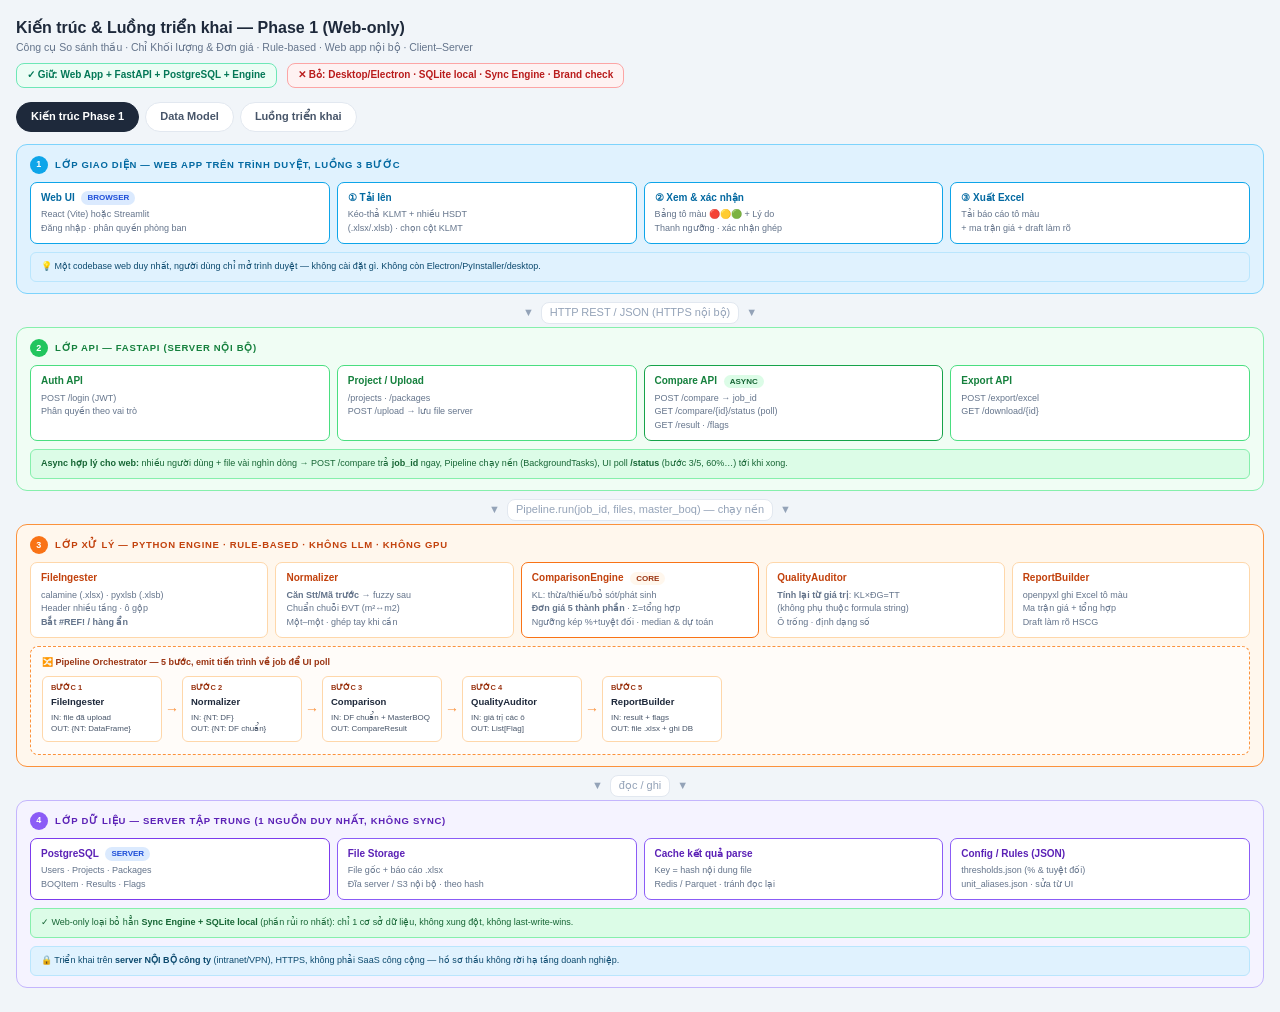
<file: Kien_Truc_Phase1.html>
<!DOCTYPE html>
<html lang="vi">
<head>
<meta charset="utf-8">
<meta name="viewport" content="width=device-width, initial-scale=1">
<title>Kiến trúc Phase 1 (Web-only) — So sánh thầu KL & Đơn giá</title>
<style>
*{box-sizing:border-box;margin:0;padding:0;font-family:Arial,Helvetica,sans-serif}
body{background:#f1f5f9;color:#1e293b;padding:16px;line-height:1.45}
.head-title{font-size:16px;font-weight:800}
.head-sub{font-size:10.5px;color:#64748b;margin-top:1px}
.scope{display:inline-block;margin-top:8px;background:#ecfdf5;border:1px solid #6ee7b7;color:#047857;font-size:10px;font-weight:700;padding:4px 10px;border-radius:8px}
.scope.cut{background:#fef2f2;border-color:#fca5a5;color:#b91c1c;margin-left:6px}

.tabs{display:flex;gap:6px;margin:14px 0 12px;flex-wrap:wrap}
.tab{padding:6px 14px;border-radius:20px;font-size:11px;font-weight:700;cursor:pointer;border:1.5px solid #e2e8f0;background:#fff;color:#475569;transition:.15s}
.tab.active{background:#1e293b;color:#fff;border-color:#1e293b}
.view{display:none}.view.active{display:block}

.layer{border-radius:11px;padding:11px 13px;margin-bottom:8px;border:1.5px solid}
.layer-label{font-size:9.5px;font-weight:700;text-transform:uppercase;letter-spacing:.7px;margin-bottom:8px;display:flex;align-items:center;gap:7px}
.layer-num{width:18px;height:18px;border-radius:50%;display:flex;align-items:center;justify-content:center;font-size:9px;font-weight:800;flex-shrink:0;color:#fff}
.boxes{display:flex;gap:7px;flex-wrap:wrap}
.box{border-radius:7px;padding:8px 10px;flex:1;min-width:120px;border:1.5px solid #e2e8f0;background:#fff}
.box-title{font-size:10px;font-weight:700;margin-bottom:3px}
.box-sub{font-size:9px;color:#64748b;line-height:1.5}
.badge{display:inline-block;padding:1px 6px;border-radius:8px;font-size:8px;font-weight:700;margin-left:4px;vertical-align:middle}
.b-core{background:#fff7ed;color:#9a3412}
.b-new{background:#ede9fe;color:#6d28d9}
.b-web{background:#dbeafe;color:#1d4ed8}
.b-async{background:#dcfce7;color:#166534}

.conn{text-align:center;margin:3px 0;display:flex;align-items:center;justify-content:center;gap:7px}
.conn span{color:#94a3b8;font-size:11px}
.conn-label{font-size:8.5px;color:#64748b;background:#fff;padding:2px 8px;border-radius:8px;border:1px solid #e2e8f0}

.pipeline-wrap{background:rgba(255,255,255,.65);border-radius:8px;padding:9px 11px;margin-top:8px;border:1.5px dashed #fb923c}
.pipeline-label{font-size:9px;font-weight:700;color:#9a3412;margin-bottom:7px}
.pipe-flow{display:flex;align-items:stretch;gap:0;overflow-x:auto;padding-bottom:3px}
.pstep{background:#fff;border:1.5px solid #fed7aa;border-radius:6px;padding:6px 8px;min-width:120px;flex-shrink:0}
.pstep-n{font-size:7.5px;font-weight:700;color:#9a3412}
.pstep-name{font-size:9.5px;font-weight:700;color:#1e293b;margin:1px 0 3px}
.pstep-io{font-size:8px;color:#475569;line-height:1.45}
.parr{display:flex;align-items:center;font-size:14px;color:#fb923c;margin:0 3px;flex-shrink:0}

.note{border-radius:6px;padding:7px 10px;margin-top:8px;font-size:9px;line-height:1.55}
.note-blue{background:#e0f2fe;color:#0c4a6e;border:1px solid #bae6fd}
.note-amber{background:#fffbeb;color:#92400e;border:1px solid #fde68a}
.note-green{background:#dcfce7;color:#166534;border:1px solid #86efac}

.dm-grid{display:grid;grid-template-columns:repeat(3,1fr);gap:8px}
.dm-card{background:#fff;border-radius:8px;padding:9px 11px;border:1.5px solid #e2e8f0}
.dm-card.hot{border-color:#a78bfa;background:#faf5ff}
.dm-card h3{font-size:10px;font-weight:700;margin-bottom:6px;padding-bottom:4px;border-bottom:1px solid #f1f5f9;display:flex;justify-content:space-between;align-items:center}
.field{font-size:9px;color:#475569;padding:1.5px 0}
.field b{color:#7c3aed}
.field .nw{color:#c026d3;font-weight:700}
.rel{font-size:8.5px;color:#0ea5e9;margin-top:4px}

.tl{display:flex;flex-direction:column;gap:8px}
.wk{display:flex;gap:10px;align-items:stretch}
.wk-tag{flex-shrink:0;width:62px;background:#1e293b;color:#fff;border-radius:7px;display:flex;flex-direction:column;align-items:center;justify-content:center;font-weight:800;font-size:11px;padding:6px 0}
.wk-tag small{font-size:7.5px;font-weight:600;opacity:.8}
.wk-body{flex:1;background:#fff;border:1.5px solid #e2e8f0;border-radius:7px;padding:8px 11px}
.wk-body h4{font-size:10.5px;font-weight:700;margin-bottom:3px}
.wk-body p{font-size:9px;color:#64748b;line-height:1.55}
.wk-out{display:inline-block;margin-top:5px;font-size:8px;font-weight:700;color:#047857;background:#ecfdf5;border:1px solid #a7f3d0;border-radius:6px;padding:2px 7px}

.legend{display:flex;gap:12px;flex-wrap:wrap;margin-top:10px;font-size:8.5px;color:#64748b}
.legend span{display:flex;align-items:center;gap:5px}
.dot{width:9px;height:9px;border-radius:50%;display:inline-block}
</style>
</head>
<body>

<div class="head-title">Kiến trúc &amp; Luồng triển khai — Phase 1 (Web-only)</div>
<div class="head-sub">Công cụ So sánh thầu · Chỉ Khối lượng &amp; Đơn giá · Rule-based · Web app nội bộ · Client–Server</div>
<div>
  <span class="scope">✓ Giữ: Web App + FastAPI + PostgreSQL + Engine</span>
  <span class="scope cut">✕ Bỏ: Desktop/Electron · SQLite local · Sync Engine · Brand check</span>
</div>

<div class="tabs">
  <div class="tab active" onclick="show('arch',this)">Kiến trúc Phase 1</div>
  <div class="tab" onclick="show('dm',this)">Data Model</div>
  <div class="tab" onclick="show('flow',this)">Luồng triển khai</div>
</div>

<!-- ============ ARCH ============ -->
<div class="view active" id="arch">

  <!-- L1 -->
  <div class="layer" style="background:#e0f2fe;border-color:#7dd3fc">
    <div class="layer-label" style="color:#0369a1"><div class="layer-num" style="background:#0ea5e9">1</div>Lớp giao diện — Web App trên trình duyệt, luồng 3 bước</div>
    <div class="boxes">
      <div class="box" style="border-color:#0ea5e9"><div class="box-title" style="color:#0369a1">Web UI <span class="badge b-web">BROWSER</span></div><div class="box-sub">React (Vite) hoặc Streamlit<br>Đăng nhập · phân quyền phòng ban</div></div>
      <div class="box" style="border-color:#0ea5e9"><div class="box-title" style="color:#0369a1">① Tải lên</div><div class="box-sub">Kéo-thả KLMT + nhiều HSDT<br>(.xlsx/.xlsb) · chọn cột KLMT</div></div>
      <div class="box" style="border-color:#0ea5e9"><div class="box-title" style="color:#0369a1">② Xem &amp; xác nhận</div><div class="box-sub">Bảng tô màu 🔴🟡🟢 + Lý do<br>Thanh ngưỡng · xác nhận ghép</div></div>
      <div class="box" style="border-color:#0ea5e9"><div class="box-title" style="color:#0369a1">③ Xuất Excel</div><div class="box-sub">Tải báo cáo tô màu<br>+ ma trận giá + draft làm rõ</div></div>
    </div>
    <div class="note note-blue">💡 Một codebase web duy nhất, người dùng chỉ mở trình duyệt — không cài đặt gì. Không còn Electron/PyInstaller/desktop.</div>
  </div>

  <div class="conn"><span>▼</span><span class="conn-label">HTTP REST / JSON (HTTPS nội bộ)</span><span>▼</span></div>

  <!-- L2 API -->
  <div class="layer" style="background:#f0fdf4;border-color:#86efac">
    <div class="layer-label" style="color:#15803d"><div class="layer-num" style="background:#22c55e">2</div>Lớp API — FastAPI (server nội bộ)</div>
    <div class="boxes">
      <div class="box" style="border-color:#4ade80"><div class="box-title" style="color:#15803d">Auth API</div><div class="box-sub">POST /login (JWT)<br>Phân quyền theo vai trò</div></div>
      <div class="box" style="border-color:#4ade80"><div class="box-title" style="color:#15803d">Project / Upload</div><div class="box-sub">/projects · /packages<br>POST /upload → lưu file server</div></div>
      <div class="box" style="border-color:#16a34a"><div class="box-title" style="color:#15803d">Compare API <span class="badge b-async">ASYNC</span></div><div class="box-sub">POST /compare → job_id<br>GET /compare/{id}/status (poll)<br>GET /result · /flags</div></div>
      <div class="box" style="border-color:#4ade80"><div class="box-title" style="color:#15803d">Export API</div><div class="box-sub">POST /export/excel<br>GET /download/{id}</div></div>
    </div>
    <div class="note note-green"><b>Async hợp lý cho web:</b> nhiều người dùng + file vài nghìn dòng → POST /compare trả <b>job_id</b> ngay, Pipeline chạy nền (BackgroundTasks), UI poll <b>/status</b> (bước 3/5, 60%…) tới khi xong.</div>
  </div>

  <div class="conn"><span>▼</span><span class="conn-label">Pipeline.run(job_id, files, master_boq) — chạy nền</span><span>▼</span></div>

  <!-- L3 PROCESSING -->
  <div class="layer" style="background:#fff7ed;border-color:#fb923c">
    <div class="layer-label" style="color:#c2410c"><div class="layer-num" style="background:#f97316">3</div>Lớp xử lý — Python Engine · Rule-based · Không LLM · Không GPU</div>
    <div class="boxes">
      <div class="box" style="border-color:#fed7aa"><div class="box-title" style="color:#c2410c">FileIngester</div><div class="box-sub">calamine (.xlsx) · pyxlsb (.xlsb)<br>Header nhiều tầng · ô gộp<br><b>Bắt #REF! / hàng ẩn</b></div></div>
      <div class="box" style="border-color:#fed7aa"><div class="box-title" style="color:#c2410c">Normalizer</div><div class="box-sub"><b>Căn Stt/Mã trước</b> → fuzzy sau<br>Chuẩn chuỗi ĐVT (m²↔m2)<br>Một–một · ghép tay khi cần</div></div>
      <div class="box" style="border-color:#f97316"><div class="box-title" style="color:#c2410c">ComparisonEngine <span class="badge b-core">CORE</span></div><div class="box-sub">KL: thừa/thiếu/bỏ sót/phát sinh<br><b>Đơn giá 5 thành phần</b> · Σ=tổng hợp<br>Ngưỡng kép %+tuyệt đối · median &amp; dự toán</div></div>
      <div class="box" style="border-color:#fed7aa"><div class="box-title" style="color:#c2410c">QualityAuditor</div><div class="box-sub"><b>Tính lại từ giá trị</b>: KL×ĐG=TT<br>(không phụ thuộc formula string)<br>Ô trống · định dạng số</div></div>
      <div class="box" style="border-color:#fed7aa"><div class="box-title" style="color:#c2410c">ReportBuilder</div><div class="box-sub">openpyxl ghi Excel tô màu<br>Ma trận giá + tổng hợp<br>Draft làm rõ HSCG</div></div>
    </div>

    <div class="pipeline-wrap">
      <div class="pipeline-label">🔀 Pipeline Orchestrator — 5 bước, emit tiến trình về job để UI poll</div>
      <div class="pipe-flow">
        <div class="pstep"><div class="pstep-n">BƯỚC 1</div><div class="pstep-name">FileIngester</div><div class="pstep-io">IN: file đã upload<br>OUT: {NT: DataFrame}</div></div>
        <div class="parr">→</div>
        <div class="pstep"><div class="pstep-n">BƯỚC 2</div><div class="pstep-name">Normalizer</div><div class="pstep-io">IN: {NT: DF}<br>OUT: {NT: DF chuẩn}</div></div>
        <div class="parr">→</div>
        <div class="pstep"><div class="pstep-n">BƯỚC 3</div><div class="pstep-name">Comparison</div><div class="pstep-io">IN: DF chuẩn + MasterBOQ<br>OUT: CompareResult</div></div>
        <div class="parr">→</div>
        <div class="pstep"><div class="pstep-n">BƯỚC 4</div><div class="pstep-name">QualityAuditor</div><div class="pstep-io">IN: giá trị các ô<br>OUT: List[Flag]</div></div>
        <div class="parr">→</div>
        <div class="pstep"><div class="pstep-n">BƯỚC 5</div><div class="pstep-name">ReportBuilder</div><div class="pstep-io">IN: result + flags<br>OUT: file .xlsx + ghi DB</div></div>
      </div>
    </div>
  </div>

  <div class="conn"><span>▼</span><span class="conn-label">đọc / ghi</span><span>▼</span></div>

  <!-- L4 DATA -->
  <div class="layer" style="background:#f5f3ff;border-color:#c4b5fd">
    <div class="layer-label" style="color:#5b21b6"><div class="layer-num" style="background:#8b5cf6">4</div>Lớp dữ liệu — Server tập trung (1 nguồn duy nhất, không sync)</div>
    <div class="boxes">
      <div class="box" style="border-color:#7c3aed"><div class="box-title" style="color:#5b21b6">PostgreSQL <span class="badge b-web">SERVER</span></div><div class="box-sub">Users · Projects · Packages<br>BOQItem · Results · Flags</div></div>
      <div class="box" style="border-color:#8b5cf6"><div class="box-title" style="color:#5b21b6">File Storage</div><div class="box-sub">File gốc + báo cáo .xlsx<br>Đĩa server / S3 nội bộ · theo hash</div></div>
      <div class="box" style="border-color:#8b5cf6"><div class="box-title" style="color:#5b21b6">Cache kết quả parse</div><div class="box-sub">Key = hash nội dung file<br>Redis / Parquet · tránh đọc lại</div></div>
      <div class="box" style="border-color:#8b5cf6"><div class="box-title" style="color:#5b21b6">Config / Rules (JSON)</div><div class="box-sub">thresholds.json (% &amp; tuyệt đối)<br>unit_aliases.json · sửa từ UI</div></div>
    </div>
    <div class="note note-green">✓ Web-only loại bỏ hẳn <b>Sync Engine + SQLite local</b> (phần rủi ro nhất): chỉ 1 cơ sở dữ liệu, không xung đột, không last-write-wins.</div>
    <div class="note note-blue">🔒 Triển khai trên <b>server NỘI BỘ công ty</b> (intranet/VPN), HTTPS, không phải SaaS công cộng — hồ sơ thầu không rời hạ tầng doanh nghiệp.</div>
  </div>

</div>

<!-- ============ DATA MODEL ============ -->
<div class="view" id="dm">
  <div class="note note-amber" style="margin-bottom:10px">⚙️ Trường <span class="nw" style="color:#c026d3;font-weight:700">màu hồng</span> = phần khớp dữ liệu thật (giá 5 thành phần, phân cấp dòng, nhiều phiên bản KLMT). Web-only thêm <b>User</b> cho đăng nhập; <b>file_key</b> trỏ tới File Storage trên server.</div>
  <div class="dm-grid">

    <div class="dm-card hot">
      <h3 style="color:#1d4ed8">👤 User <span class="badge b-web">WEB</span></h3>
      <div class="field"><b>id</b> UUID</div>
      <div class="field"><b>username</b> · <b>email</b></div>
      <div class="field"><b>role</b> chuyên viên|trưởng nhóm|admin</div>
      <div class="field"><b>password_hash</b></div>
      <div class="rel">↳ 1:N Project (owner)</div>
    </div>

    <div class="dm-card">
      <h3 style="color:#0369a1">📁 Project</h3>
      <div class="field"><b>id</b> UUID</div>
      <div class="field"><b>name</b> string</div>
      <div class="field"><b>owner_id</b> FK → User</div>
      <div class="field"><b>created_at</b> datetime</div>
      <div class="rel">↳ 1:N BiddingPackage</div>
    </div>

    <div class="dm-card">
      <h3 style="color:#15803d">📦 BiddingPackage</h3>
      <div class="field"><b>id</b> UUID · <b>project_id</b> FK</div>
      <div class="field"><b>name</b> "Gói 08 Cơ điện"</div>
      <div class="field"><b>status</b> draft|comparing|done</div>
      <div class="rel">↳ 1:1 MasterBOQ · 1:N ContractorBid</div>
    </div>

    <div class="dm-card hot">
      <h3 style="color:#c2410c">📋 MasterBOQ</h3>
      <div class="field"><b>id</b> · <b>package_id</b> FK</div>
      <div class="field nw">file_key (File Storage) · file_hash</div>
      <div class="field nw">qty_versions[] — "Lần 1","BIM","Lần 2"</div>
      <div class="field nw">active_qty_version — cột KLMT chuẩn</div>
      <div class="rel">↳ 1:N BOQItem</div>
    </div>

    <div class="dm-card">
      <h3 style="color:#0891b2">🏗 ContractorBid</h3>
      <div class="field"><b>id</b> · <b>package_id</b> FK</div>
      <div class="field"><b>contractor_name</b> string</div>
      <div class="field"><b>round</b> int <span style="color:#94a3b8">(vòng chào giá)</span></div>
      <div class="field nw">file_key · file_hash</div>
      <div class="rel">↳ 1:N BOQItem</div>
    </div>

    <div class="dm-card hot">
      <h3 style="color:#7c3aed">📊 BOQItem</h3>
      <div class="field"><b>id</b> · <b>source_id</b> FK (Master|Bid)</div>
      <div class="field nw">parent_id — phân cấp A→I→1→1.1</div>
      <div class="field nw">row_type — header | priced | component</div>
      <div class="field"><b>stt</b> "I.1" · <b>code</b> mã hiệu</div>
      <div class="field"><b>description</b> · <b>unit</b> (chuẩn hóa)</div>
      <div class="field"><b>quantity</b> float</div>
      <div class="field nw">p_vl_chinh · p_vl_phu · p_nc_may</div>
      <div class="field nw">p_quanly · p_loinhuan</div>
      <div class="field nw">unit_price_total — = Σ 5 thành phần</div>
      <div class="field"><b>total</b> float (KL×ĐG)</div>
      <div class="field"><b>brand</b> string|null <span style="color:#94a3b8">(lưu, chưa kiểm)</span></div>
    </div>

    <div class="dm-card hot">
      <h3 style="color:#dc2626">🚩 Flag</h3>
      <div class="field"><b>id</b> · <b>contractor_id</b> FK · <b>item_stt</b></div>
      <div class="field"><b>type</b>:</div>
      <div class="field" style="padding-left:8px">KL_DEVIATION · ITEM_MISSING</div>
      <div class="field" style="padding-left:8px">EXTRA_ITEM · PRICE_HIGH · PRICE_LOW</div>
      <div class="field nw" style="padding-left:8px">REF_ERROR · MISSING_DATA</div>
      <div class="field nw" style="padding-left:8px">ARITHMETIC_ERROR · UNIT_CHANGED</div>
      <div class="field nw" style="padding-left:8px">PRICE_COMPONENT_MISMATCH</div>
      <div class="field"><b>severity</b> HIGH|MED|LOW · <b>delta_pct</b></div>
      <div class="field"><b>delta_abs</b> · <b>message</b> · <b>resolved</b></div>
    </div>

  </div>
  <div class="legend">
    <span><span class="dot" style="background:#dc2626"></span>🔴 HIGH: #REF!, thiếu dữ liệu, sai số học, bỏ sót/phát sinh, lệch lớn (cả % &amp; tuyệt đối)</span>
    <span><span class="dot" style="background:#f59e0b"></span>🟡 MED: lệch giá vượt %, đổi ĐVT, tên lệch nhẹ</span>
    <span><span class="dot" style="background:#16a34a"></span>🟢 LOW: khớp trong ngưỡng</span>
  </div>
</div>

<!-- ============ FLOW ============ -->
<div class="view" id="flow">

  <div class="note note-blue" style="margin-bottom:12px">Hai luồng: (A) <b>luồng chạy thực tế</b> trên web (trình duyệt ↔ server); (B) <b>trình tự xây dựng</b> giai đoạn đầu.</div>

  <div style="font-size:11px;font-weight:800;color:#1e293b;margin:0 0 7px">A. Luồng chạy thực tế (web runtime)</div>
  <div class="pipe-flow" style="margin-bottom:16px">
    <div class="pstep" style="border-color:#7dd3fc;min-width:104px"><div class="pstep-n" style="color:#0369a1">TRÌNH DUYỆT</div><div class="pstep-name">Tải file lên</div><div class="pstep-io">KLMT + HSDT<br>chọn cột KLMT</div></div>
    <div class="parr">→</div>
    <div class="pstep" style="min-width:104px"><div class="pstep-n" style="color:#15803d">SERVER</div><div class="pstep-name">Đọc + vệ sinh</div><div class="pstep-io">parse, bắt #REF!,<br>ô trống</div></div>
    <div class="parr">→</div>
    <div class="pstep" style="min-width:104px"><div class="pstep-n" style="color:#15803d">SERVER</div><div class="pstep-name">Căn dòng</div><div class="pstep-io">Stt/Mã → fuzzy<br>gợi ý ghép</div></div>
    <div class="parr">→</div>
    <div class="pstep" style="border-color:#7dd3fc;min-width:104px"><div class="pstep-n" style="color:#0369a1">TRÌNH DUYỆT</div><div class="pstep-name">Xác nhận ghép</div><div class="pstep-io">duyệt dòng fuzzy<br>(chỉ khi cần)</div></div>
    <div class="parr">→</div>
    <div class="pstep" style="min-width:104px"><div class="pstep-n" style="color:#15803d">SERVER (job nền)</div><div class="pstep-name">So &amp; chấm cờ</div><div class="pstep-io">KL · giá 5 t/p<br>UI poll tiến trình</div></div>
    <div class="parr">→</div>
    <div class="pstep" style="border-color:#7dd3fc;min-width:104px"><div class="pstep-n" style="color:#0369a1">TRÌNH DUYỆT</div><div class="pstep-name">Duyệt &amp; tải</div><div class="pstep-io">xem 🔴🟡 · tải<br>Excel + làm rõ</div></div>
  </div>

  <div style="font-size:11px;font-weight:800;color:#1e293b;margin:0 0 8px">B. Trình tự xây dựng giai đoạn đầu (~6–7 tuần)</div>
  <div class="tl">
    <div class="wk"><div class="wk-tag">T1<small>Tuần 1</small></div><div class="wk-body"><h4>FileIngester + vệ sinh dữ liệu</h4><p>Đọc .xlsx/.xlsb, header nhiều tầng, ô gộp; bắt #REF! / ô trống / định dạng số.</p><span class="wk-out">✓ Bắt đủ 59 lỗi #REF! của bộ Hacom Mall</span></div></div>
    <div class="wk"><div class="wk-tag">T2<small>Tuần 2</small></div><div class="wk-body"><h4>Mô hình dữ liệu + Normalizer</h4><p>BOQItem (5 thành phần giá, parent_id, row_type); căn Stt/Mã, một–một, fuzzy fallback.</p><span class="wk-out">✓ Đã xong &amp; test trên dữ liệu thật</span></div></div>
    <div class="wk"><div class="wk-tag">T3<small>Tuần 3</small></div><div class="wk-body"><h4>ComparisonEngine + QualityAuditor</h4><p>So KL (thừa/thiếu/bỏ sót/phát sinh); giá 5 t/p + Σ=tổng hợp; ngưỡng kép + dự toán; tính lại KL×ĐG=TT.</p><span class="wk-out">✓ Không báo nhiễu dòng cấu thành</span></div></div>
    <div class="wk"><div class="wk-tag">T4<small>Tuần 4</small></div><div class="wk-body"><h4>FastAPI + PostgreSQL + Auth</h4><p>REST: upload, compare (async job + poll), export; SQLAlchemy + Alembic; đăng nhập JWT, phân quyền.</p><span class="wk-out">✓ Backend web chạy được, có docs /openapi</span></div></div>
    <div class="wk"><div class="wk-tag">T5<small>Tuần 5</small></div><div class="wk-body"><h4>Web UI 3 bước + xuất Excel</h4><p>React (Vite) hoặc Streamlit phục vụ qua trình duyệt; bảng tô màu + Lý do; poll tiến trình; tải báo cáo.</p><span class="wk-out">✓ Người dùng dùng thử end-to-end trên web</span></div></div>
    <div class="wk"><div class="wk-tag">T6<small>Tuần 6</small></div><div class="wk-body"><h4>So chéo nhiều nhà thầu + ma trận giá</h4><p>Ghép 4 nhà thầu theo từng hệ, median + MAD/Robust Z-score, sheet thiếu &amp; ngoài danh mục.</p><span class="wk-out">✓ Tái tạo file tổng hợp V2 tự động</span></div></div>
    <div class="wk"><div class="wk-tag">T7<small>Tuần 7</small></div><div class="wk-body"><h4>Đóng gói &amp; triển khai nội bộ</h4><p>Docker Compose (web + API + PostgreSQL) · Nginx reverse proxy + HTTPS · deploy server intranet · nghiệm thu.</p><span class="wk-out">✓ Khớp định tính kết quả làm tay</span></div></div>
  </div>

</div>

<script>
function show(id,el){
  document.querySelectorAll('.view').forEach(v=>v.classList.remove('active'));
  document.querySelectorAll('.tab').forEach(t=>t.classList.remove('active'));
  document.getElementById(id).classList.add('active');
  el.classList.add('active');
}
</script>
</body>
</html>
</file>
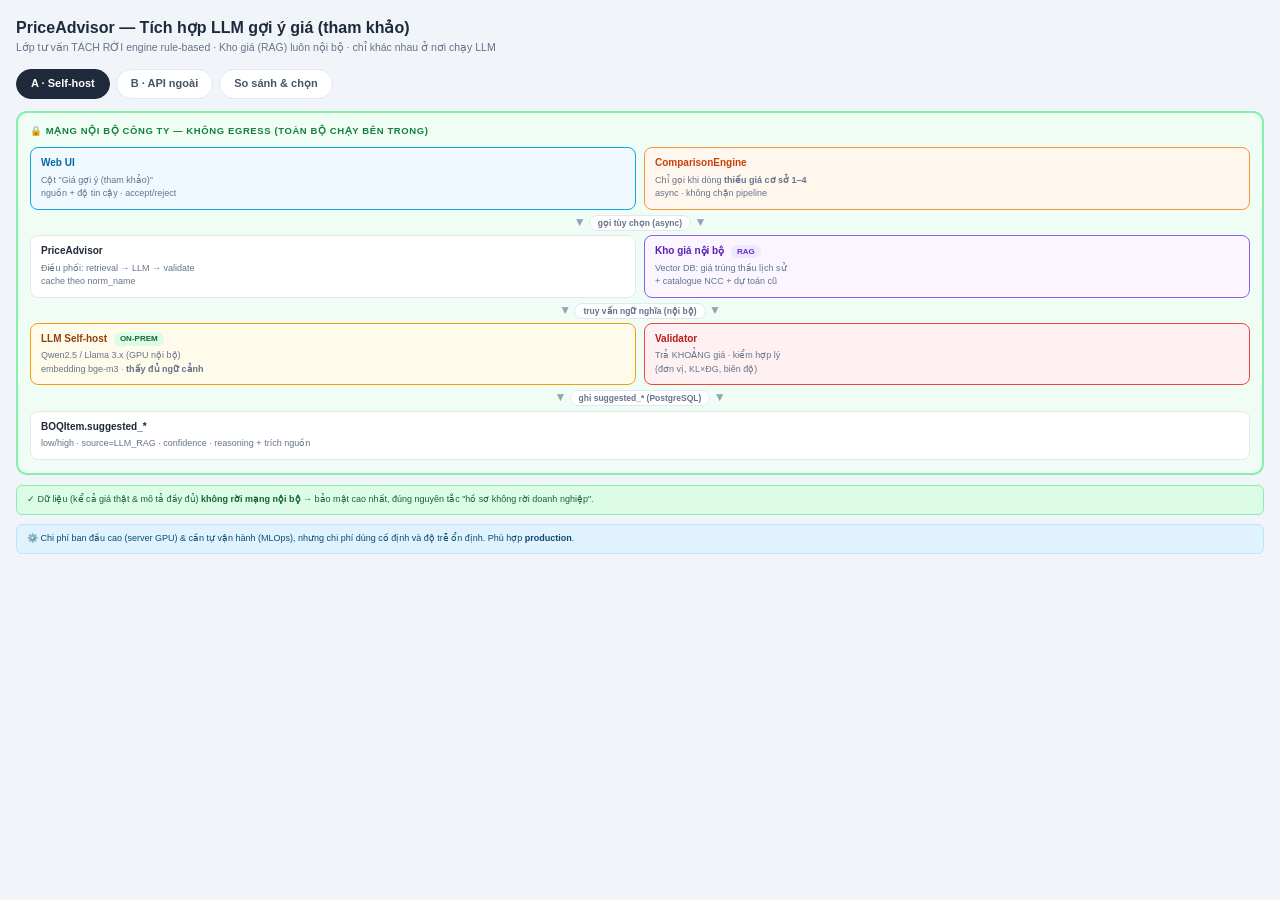
<file: Kien_Truc_PriceAdvisor.html>
<!DOCTYPE html>
<html lang="vi">
<head>
<meta charset="utf-8">
<meta name="viewport" content="width=device-width, initial-scale=1">
<title>PriceAdvisor — Tích hợp LLM gợi ý giá (2 phương án)</title>
<style>
*{box-sizing:border-box;margin:0;padding:0;font-family:Arial,Helvetica,sans-serif}
body{background:#f1f5f9;color:#1e293b;padding:16px;line-height:1.45}
.head-title{font-size:16px;font-weight:800}
.head-sub{font-size:10.5px;color:#64748b;margin-top:1px}

.tabs{display:flex;gap:6px;margin:14px 0 12px;flex-wrap:wrap}
.tab{padding:6px 14px;border-radius:20px;font-size:11px;font-weight:700;cursor:pointer;border:1.5px solid #e2e8f0;background:#fff;color:#475569}
.tab.active{background:#1e293b;color:#fff;border-color:#1e293b}
.view{display:none}.view.active{display:block}

.zone{border-radius:11px;padding:11px 12px 13px;margin-bottom:10px;border:2px solid}
.zone-in{background:#f0fdf4;border-color:#86efac}
.zone-out{background:#fef2f2;border-color:#fca5a5;border-style:dashed}
.zone-label{font-size:9.5px;font-weight:800;text-transform:uppercase;letter-spacing:.6px;margin-bottom:9px;display:flex;align-items:center;gap:6px}
.zin{color:#15803d}.zout{color:#b91c1c}

.row{display:flex;gap:8px;flex-wrap:wrap;align-items:stretch}
.box{border-radius:8px;padding:8px 10px;flex:1;min-width:128px;border:1.5px solid #e2e8f0;background:#fff}
.box.kb{border-color:#8b5cf6;background:#faf5ff}
.box.llm{border-color:#f59e0b;background:#fffbeb}
.box.guard{border-color:#ef4444;background:#fff1f2}
.box.ui{border-color:#0ea5e9;background:#f0f9ff}
.box.eng{border-color:#fb923c;background:#fff7ed}
.box-title{font-size:10px;font-weight:700;margin-bottom:3px}
.box-sub{font-size:9px;color:#64748b;line-height:1.5}
.badge{display:inline-block;padding:1px 6px;border-radius:8px;font-size:8px;font-weight:700;margin-left:4px;vertical-align:middle}
.b-kb{background:#ede9fe;color:#6d28d9}.b-llm{background:#fef3c7;color:#92400e}
.b-loc{background:#dcfce7;color:#166534}.b-ext{background:#fee2e2;color:#b91c1c}

.conn{text-align:center;margin:4px 0;color:#94a3b8;font-size:12px}
.conn b{font-size:8.5px;color:#64748b;background:#fff;padding:2px 8px;border-radius:8px;border:1px solid #e2e8f0;font-weight:600}
.cross{text-align:center;margin:6px 0}
.cross b{font-size:8.5px;color:#b91c1c;background:#fee2e2;padding:3px 10px;border-radius:8px;border:1px dashed #ef4444;font-weight:700}

.note{border-radius:6px;padding:7px 10px;margin-top:9px;font-size:9px;line-height:1.55}
.note-green{background:#dcfce7;color:#166534;border:1px solid #86efac}
.note-red{background:#fef2f2;color:#b91c1c;border:1px solid #fca5a5}
.note-blue{background:#e0f2fe;color:#0c4a6e;border:1px solid #bae6fd}

table{width:100%;border-collapse:collapse;background:#fff;border-radius:8px;overflow:hidden;font-size:9.5px}
th,td{border:1px solid #e2e8f0;padding:7px 9px;text-align:left;vertical-align:top}
th{background:#f8fafc;font-weight:700;font-size:9px}
td.crit{font-weight:700;color:#334155;background:#fbfdff;width:130px}
.star{color:#f59e0b;font-weight:700}
.pick{background:#ecfdf5}
</style>
</head>
<body>

<div class="head-title">PriceAdvisor — Tích hợp LLM gợi ý giá (tham khảo)</div>
<div class="head-sub">Lớp tư vấn TÁCH RỜI engine rule-based · Kho giá (RAG) luôn nội bộ · chỉ khác nhau ở nơi chạy LLM</div>

<div class="tabs">
  <div class="tab active" onclick="show('a',this)">A · Self-host</div>
  <div class="tab" onclick="show('b',this)">B · API ngoài</div>
  <div class="tab" onclick="show('c',this)">So sánh &amp; chọn</div>
</div>

<!-- ============ A: SELF-HOST ============ -->
<div class="view active" id="a">
  <div class="zone zone-in">
    <div class="zone-label zin">🔒 Mạng nội bộ công ty — không egress (toàn bộ chạy bên trong)</div>

    <div class="row">
      <div class="box ui"><div class="box-title" style="color:#0369a1">Web UI</div><div class="box-sub">Cột "Giá gợi ý (tham khảo)"<br>nguồn + độ tin cậy · accept/reject</div></div>
      <div class="box eng"><div class="box-title" style="color:#c2410c">ComparisonEngine</div><div class="box-sub">Chỉ gọi khi dòng <b>thiếu giá cơ sở 1–4</b><br>async · không chặn pipeline</div></div>
    </div>
    <div class="conn">▼ <b>gọi tùy chọn (async)</b> ▼</div>

    <div class="row">
      <div class="box"><div class="box-title">PriceAdvisor</div><div class="box-sub">Điều phối: retrieval → LLM → validate<br>cache theo norm_name</div></div>
      <div class="box kb"><div class="box-title" style="color:#5b21b6">Kho giá nội bộ <span class="badge b-kb">RAG</span></div><div class="box-sub">Vector DB: giá trúng thầu lịch sử<br>+ catalogue NCC + dự toán cũ</div></div>
    </div>
    <div class="conn">▼ <b>truy vấn ngữ nghĩa (nội bộ)</b> ▼</div>

    <div class="row">
      <div class="box llm"><div class="box-title" style="color:#92400e">LLM Self-host <span class="badge b-loc">ON-PREM</span></div><div class="box-sub">Qwen2.5 / Llama 3.x (GPU nội bộ)<br>embedding bge-m3 · <b>thấy đủ ngữ cảnh</b></div></div>
      <div class="box guard"><div class="box-title" style="color:#b91c1c">Validator</div><div class="box-sub">Trả KHOẢNG giá · kiểm hợp lý<br>(đơn vị, KL×ĐG, biên độ)</div></div>
    </div>
    <div class="conn">▼ <b>ghi suggested_* (PostgreSQL)</b> ▼</div>
    <div class="row">
      <div class="box"><div class="box-title">BOQItem.suggested_*</div><div class="box-sub">low/high · source=LLM_RAG · confidence · reasoning + trích nguồn</div></div>
    </div>
  </div>

  <div class="note note-green">✓ Dữ liệu (kể cả giá thật &amp; mô tả đầy đủ) <b>không rời mạng nội bộ</b> → bảo mật cao nhất, đúng nguyên tắc "hồ sơ không rời doanh nghiệp".</div>
  <div class="note note-blue">⚙️ Chi phí ban đầu cao (server GPU) &amp; cần tự vận hành (MLOps), nhưng chi phí dùng cố định và độ trễ ổn định. Phù hợp <b>production</b>.</div>
</div>

<!-- ============ B: API NGOÀI ============ -->
<div class="view" id="b">
  <div class="zone zone-in">
    <div class="zone-label zin">🔒 Mạng nội bộ công ty</div>

    <div class="row">
      <div class="box ui"><div class="box-title" style="color:#0369a1">Web UI</div><div class="box-sub">Cột "Giá gợi ý (tham khảo)"<br>nguồn + độ tin cậy · accept/reject</div></div>
      <div class="box eng"><div class="box-title" style="color:#c2410c">ComparisonEngine</div><div class="box-sub">Chỉ gọi khi dòng <b>thiếu giá cơ sở 1–4</b><br>async · không chặn pipeline</div></div>
    </div>
    <div class="conn">▼ <b>gọi tùy chọn (async)</b> ▼</div>

    <div class="row">
      <div class="box"><div class="box-title">PriceAdvisor</div><div class="box-sub">Điều phối · cache · validate kết quả về</div></div>
      <div class="box kb"><div class="box-title" style="color:#5b21b6">Kho giá nội bộ <span class="badge b-kb">RAG</span></div><div class="box-sub"><b>Retrieval xảy ra NỘI BỘ</b><br>Vector DB lịch sử + catalogue</div></div>
    </div>
    <div class="conn">▼ <b>retrieval nội bộ → dựng prompt</b> ▼</div>

    <div class="row">
      <div class="box guard"><div class="box-title" style="color:#b91c1c">Anonymizer + Egress guard <span class="badge b-ext">CHỐT</span></div><div class="box-sub">Chỉ cho qua: mô tả hạng mục + trích kho giá <b>ĐÃ ẨN DANH</b><br>CHẶN: giá NT thật · tên NT · danh tính dự án · file</div></div>
    </div>
  </div>

  <div class="cross">▼ <b>chỉ TEXT ẩn danh đi ra internet ▼</b></div>

  <div class="zone zone-out">
    <div class="zone-label zout">🌐 Internet — dịch vụ ngoài</div>
    <div class="row">
      <div class="box llm"><div class="box-title" style="color:#92400e">API LLM ngoài <span class="badge b-ext">EXTERNAL</span></div><div class="box-sub">OpenAI / Claude / Gemini<br>chỉ <b>diễn giải + tổng hợp</b> từ prompt ẩn danh</div></div>
    </div>
  </div>

  <div class="cross">▲ <b>trả gợi ý (text) về nội bộ ▲</b></div>

  <div class="zone zone-in">
    <div class="zone-label zin">🔒 Mạng nội bộ — hậu xử lý</div>
    <div class="row">
      <div class="box guard"><div class="box-title" style="color:#b91c1c">Validator</div><div class="box-sub">Kiểm hợp lý · gắn nguồn kho giá nội bộ vào con số</div></div>
      <div class="box"><div class="box-title">BOQItem.suggested_*</div><div class="box-sub">low/high · source=LLM_RAG · confidence · reasoning</div></div>
    </div>
  </div>

  <div class="note note-red">⚠️ Bảo mật phụ thuộc <b>chất lượng ẩn danh</b> + điều khoản nhà cung cấp. Bắt buộc egress guard, audit log mọi lần gọi. KHÔNG bao giờ gửi giá thật/tên NT/dự án/file ra ngoài.</div>
  <div class="note note-blue">⚙️ Chi phí ban đầu thấp, chất lượng mô hình tốt nhất, NCC lo bảo trì. Phù hợp <b>prototype / đo chất lượng nhanh</b>.</div>
</div>

<!-- ============ C: SO SÁNH ============ -->
<div class="view" id="c">
  <table>
    <tr><th>Tiêu chí</th><th>A · Self-host</th><th>B · API ngoài</th></tr>
    <tr class="pick"><td class="crit">Bảo mật hồ sơ thầu</td><td><span class="star">★★★</span> Cao nhất — không rời mạng</td><td><span class="star">★</span> Phụ thuộc ẩn danh + điều khoản NCC</td></tr>
    <tr><td class="crit">Chất lượng mô hình</td><td><span class="star">★★</span> Khá–tốt (Qwen/Llama)</td><td><span class="star">★★★</span> Tốt nhất (GPT/Claude/Gemini)</td></tr>
    <tr><td class="crit">Chi phí ban đầu</td><td>Cao (server GPU)</td><td>Thấp</td></tr>
    <tr><td class="crit">Chi phí vận hành</td><td>Cố định theo hạ tầng</td><td>Biến đổi theo lượng gọi</td></tr>
    <tr><td class="crit">Độ trễ</td><td>Ổn định nội bộ</td><td>Phụ thuộc mạng/quota</td></tr>
    <tr><td class="crit">Bảo trì</td><td>Tự lo (MLOps)</td><td>Nhà cung cấp lo</td></tr>
    <tr><td class="crit">Ngữ cảnh gửi vào LLM</td><td>Đầy đủ</td><td>Tối thiểu, đã ẩn danh</td></tr>
    <tr class="pick"><td class="crit">Phù hợp nhất</td><td><b>Production</b> (dữ liệu nhạy cảm)</td><td><b>Prototype</b> / đánh giá chất lượng</td></tr>
  </table>

  <div class="note note-green">✓ <b>Bất biến ở cả hai:</b> Kho giá &amp; retrieval luôn NỘI BỘ; LLM chỉ tư vấn, không quyết; con số gợi ý lấy từ kho giá có nguồn truy vết (không phải LLM tự nghĩ).</div>
  <div class="note note-blue">💡 <b>Khuyến nghị:</b> Thiết kế PriceAdvisor sau một <b>interface chung</b> để đổi backend (self-host ↔ API ngoài) mà không sửa engine. Dùng B để thử nhanh, chuyển sang A cho production.</div>
</div>

<script>
function show(id,el){
  document.querySelectorAll('.view').forEach(v=>v.classList.remove('active'));
  document.querySelectorAll('.tab').forEach(t=>t.classList.remove('active'));
  document.getElementById(id).classList.add('active');
  el.classList.add('active');
}
</script>
</body>
</html>
</file>
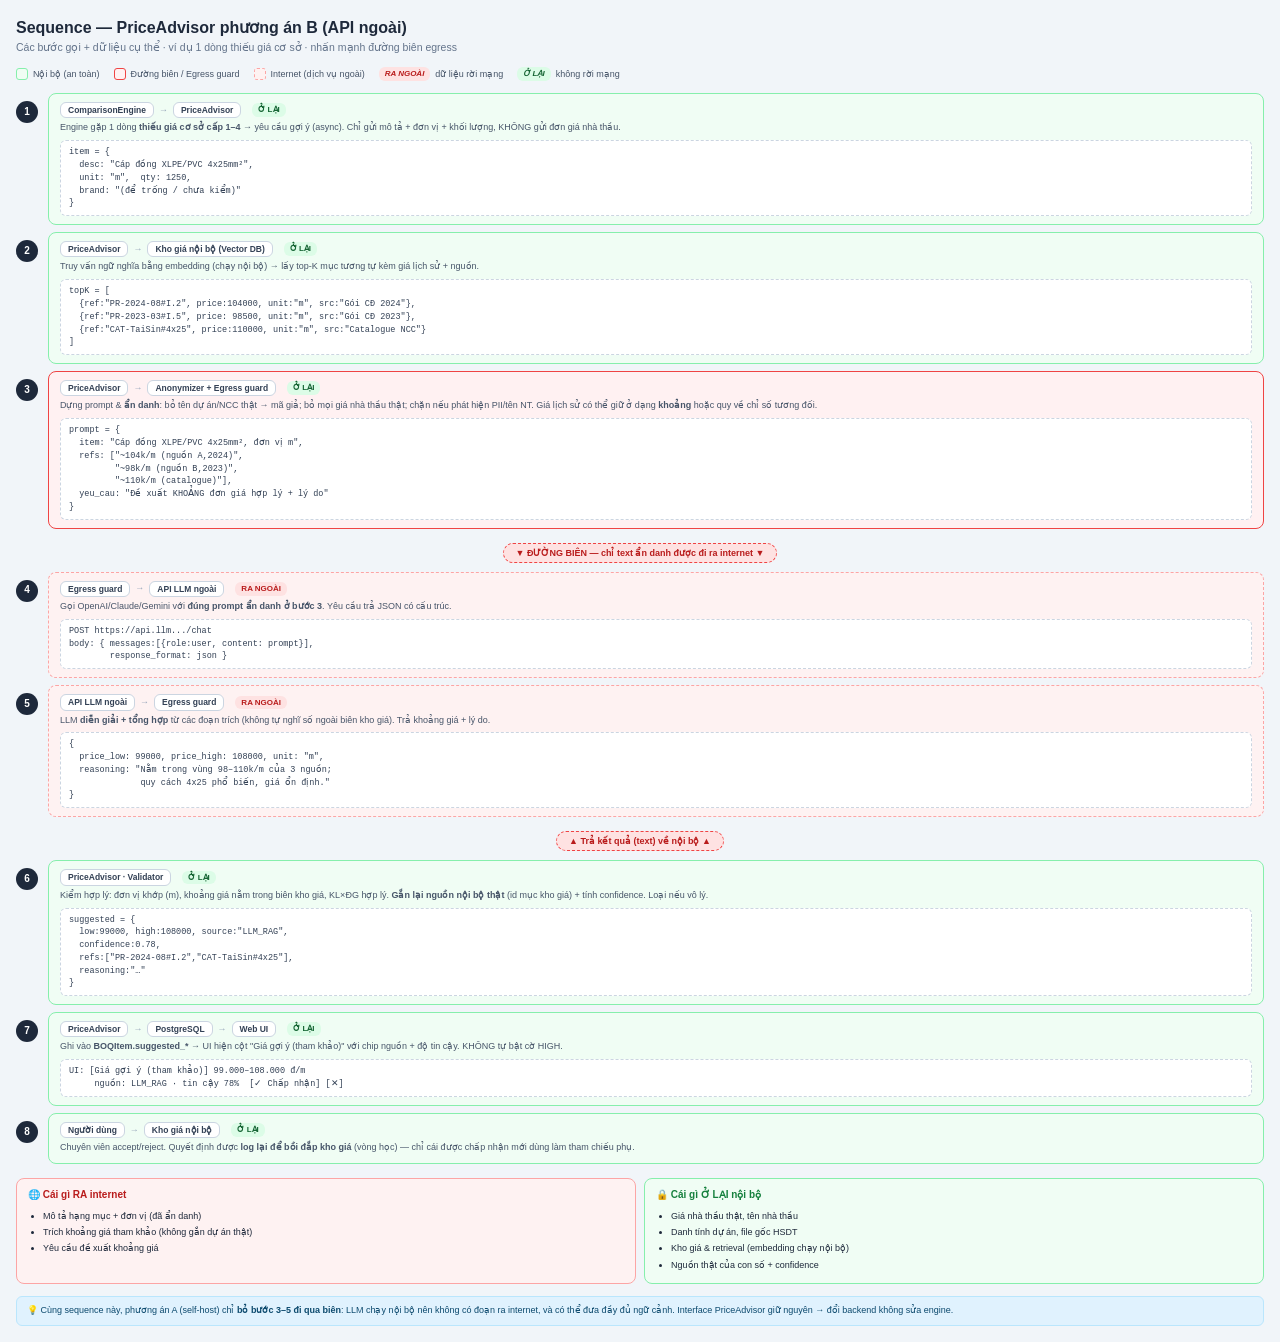
<file: Sequence_PriceAdvisor_API.html>
<!DOCTYPE html>
<html lang="vi">
<head>
<meta charset="utf-8">
<meta name="viewport" content="width=device-width, initial-scale=1">
<title>Sequence — PriceAdvisor phương án B (API ngoài)</title>
<style>
*{box-sizing:border-box;margin:0;padding:0;font-family:Arial,Helvetica,sans-serif}
body{background:#f1f5f9;color:#1e293b;padding:16px;line-height:1.45}
.head-title{font-size:16px;font-weight:800}
.head-sub{font-size:10.5px;color:#64748b;margin-top:1px;margin-bottom:12px}

.lane-key{display:flex;gap:14px;flex-wrap:wrap;font-size:9px;margin-bottom:12px}
.lane-key span{display:flex;align-items:center;gap:5px;color:#475569}
.sw{width:12px;height:12px;border-radius:3px;display:inline-block;border:1px solid}
.sw-in{background:#f0fdf4;border-color:#86efac}
.sw-edge{background:#fff1f2;border-color:#ef4444}
.sw-out{background:#fef2f2;border-color:#fca5a5;border-style:dashed}

.step{display:flex;gap:10px;margin-bottom:7px;align-items:stretch}
.num{flex-shrink:0;width:22px;height:22px;border-radius:50%;background:#1e293b;color:#fff;font-size:10px;font-weight:800;display:flex;align-items:center;justify-content:center;margin-top:8px}
.card{flex:1;border-radius:8px;padding:8px 11px;border:1.5px solid}
.c-in{background:#f0fdf4;border-color:#86efac}
.c-edge{background:#fff1f2;border-color:#ef4444}
.c-out{background:#fef2f2;border-color:#fca5a5;border-style:dashed}
.route{font-size:9px;font-weight:700;margin-bottom:3px;display:flex;align-items:center;gap:5px;flex-wrap:wrap}
.actor{background:#fff;border:1px solid #cbd5e1;border-radius:6px;padding:1px 7px;font-size:8.5px;font-weight:700;color:#334155}
.arr{color:#94a3b8;font-weight:700}
.desc{font-size:9px;color:#475569;line-height:1.55}
.payload{margin-top:5px;background:#fff;border:1px dashed #cbd5e1;border-radius:6px;padding:5px 8px;font-size:8.5px;color:#334155;font-family:'Courier New',monospace;line-height:1.5;white-space:pre-wrap}
.tag{display:inline-block;font-size:8px;font-weight:800;padding:1px 6px;border-radius:6px;margin-left:6px;vertical-align:middle}
.t-send{background:#fee2e2;color:#b91c1c}
.t-keep{background:#dcfce7;color:#166534}

.boundary{text-align:center;margin:10px 0}
.boundary b{font-size:9px;font-weight:800;color:#b91c1c;background:#fee2e2;padding:4px 12px;border-radius:20px;border:1.5px dashed #ef4444}

.split{display:grid;grid-template-columns:1fr 1fr;gap:8px;margin-top:14px}
.panel{border-radius:8px;padding:9px 11px;border:1.5px solid}
.panel h4{font-size:10px;font-weight:800;margin-bottom:6px}
.panel ul{margin:0;padding-left:15px}
.panel li{font-size:9px;line-height:1.6;margin-bottom:2px}
.p-out{background:#fef2f2;border-color:#fca5a5}.p-out h4{color:#b91c1c}
.p-in{background:#f0fdf4;border-color:#86efac}.p-in h4{color:#15803d}
.note{border-radius:6px;padding:7px 10px;margin-top:12px;font-size:9px;line-height:1.55;background:#e0f2fe;color:#0c4a6e;border:1px solid #bae6fd}
</style>
</head>
<body>

<div class="head-title">Sequence — PriceAdvisor phương án B (API ngoài)</div>
<div class="head-sub">Các bước gọi + dữ liệu cụ thể · ví dụ 1 dòng thiếu giá cơ sở · nhấn mạnh đường biên egress</div>

<div class="lane-key">
  <span><i class="sw sw-in"></i> Nội bộ (an toàn)</span>
  <span><i class="sw sw-edge"></i> Đường biên / Egress guard</span>
  <span><i class="sw sw-out"></i> Internet (dịch vụ ngoài)</span>
  <span><i class="tag t-send" style="margin:0">RA NGOÀI</i> dữ liệu rời mạng</span>
  <span><i class="tag t-keep" style="margin:0">Ở LẠI</i> không rời mạng</span>
</div>

<!-- 1 -->
<div class="step"><div class="num">1</div>
  <div class="card c-in">
    <div class="route"><span class="actor">ComparisonEngine</span><span class="arr">→</span><span class="actor">PriceAdvisor</span><span class="tag t-keep">Ở LẠI</span></div>
    <div class="desc">Engine gặp 1 dòng <b>thiếu giá cơ sở cấp 1–4</b> → yêu cầu gợi ý (async). Chỉ gửi mô tả + đơn vị + khối lượng, KHÔNG gửi đơn giá nhà thầu.</div>
    <div class="payload">item = {
  desc: "Cáp đồng XLPE/PVC 4x25mm²",
  unit: "m",  qty: 1250,
  brand: "(để trống / chưa kiểm)"
}</div>
  </div>
</div>

<!-- 2 -->
<div class="step"><div class="num">2</div>
  <div class="card c-in">
    <div class="route"><span class="actor">PriceAdvisor</span><span class="arr">→</span><span class="actor">Kho giá nội bộ (Vector DB)</span><span class="tag t-keep">Ở LẠI</span></div>
    <div class="desc">Truy vấn ngữ nghĩa bằng embedding (chạy nội bộ) → lấy top-K mục tương tự kèm giá lịch sử + nguồn.</div>
    <div class="payload">topK = [
  {ref:"PR-2024-08#I.2", price:104000, unit:"m", src:"Gói CĐ 2024"},
  {ref:"PR-2023-03#I.5", price: 98500, unit:"m", src:"Gói CĐ 2023"},
  {ref:"CAT-TaiSin#4x25", price:110000, unit:"m", src:"Catalogue NCC"}
]</div>
  </div>
</div>

<!-- 3 -->
<div class="step"><div class="num">3</div>
  <div class="card c-edge">
    <div class="route"><span class="actor">PriceAdvisor</span><span class="arr">→</span><span class="actor">Anonymizer + Egress guard</span><span class="tag t-keep">Ở LẠI</span></div>
    <div class="desc">Dựng prompt &amp; <b>ẩn danh</b>: bỏ tên dự án/NCC thật → mã giả; bỏ mọi giá nhà thầu thật; chặn nếu phát hiện PII/tên NT. Giá lịch sử có thể giữ ở dạng <b>khoảng</b> hoặc quy về chỉ số tương đối.</div>
    <div class="payload">prompt = {
  item: "Cáp đồng XLPE/PVC 4x25mm², đơn vị m",
  refs: ["~104k/m (nguồn A,2024)",
         "~98k/m (nguồn B,2023)",
         "~110k/m (catalogue)"],
  yeu_cau: "Đề xuất KHOẢNG đơn giá hợp lý + lý do"
}</div>
  </div>
</div>

<div class="boundary"><b>▼ ĐƯỜNG BIÊN — chỉ text ẩn danh được đi ra internet ▼</b></div>

<!-- 4 -->
<div class="step"><div class="num">4</div>
  <div class="card c-out">
    <div class="route"><span class="actor">Egress guard</span><span class="arr">→</span><span class="actor">API LLM ngoài</span><span class="tag t-send">RA NGOÀI</span></div>
    <div class="desc">Gọi OpenAI/Claude/Gemini với <b>đúng prompt ẩn danh ở bước 3</b>. Yêu cầu trả JSON có cấu trúc.</div>
    <div class="payload">POST https://api.llm.../chat
body: { messages:[{role:user, content: prompt}],
        response_format: json }</div>
  </div>
</div>

<!-- 5 -->
<div class="step"><div class="num">5</div>
  <div class="card c-out">
    <div class="route"><span class="actor">API LLM ngoài</span><span class="arr">→</span><span class="actor">Egress guard</span><span class="tag t-send">RA NGOÀI</span></div>
    <div class="desc">LLM <b>diễn giải + tổng hợp</b> từ các đoạn trích (không tự nghĩ số ngoài biên kho giá). Trả khoảng giá + lý do.</div>
    <div class="payload">{
  price_low: 99000, price_high: 108000, unit: "m",
  reasoning: "Nằm trong vùng 98–110k/m của 3 nguồn;
              quy cách 4x25 phổ biến, giá ổn định."
}</div>
  </div>
</div>

<div class="boundary"><b>▲ Trả kết quả (text) về nội bộ ▲</b></div>

<!-- 6 -->
<div class="step"><div class="num">6</div>
  <div class="card c-in">
    <div class="route"><span class="actor">PriceAdvisor · Validator</span><span class="tag t-keep">Ở LẠI</span></div>
    <div class="desc">Kiểm hợp lý: đơn vị khớp (m), khoảng giá nằm trong biên kho giá, KL×ĐG hợp lý. <b>Gắn lại nguồn nội bộ thật</b> (id mục kho giá) + tính confidence. Loại nếu vô lý.</div>
    <div class="payload">suggested = {
  low:99000, high:108000, source:"LLM_RAG",
  confidence:0.78,
  refs:["PR-2024-08#I.2","CAT-TaiSin#4x25"],
  reasoning:"…"
}</div>
  </div>
</div>

<!-- 7 -->
<div class="step"><div class="num">7</div>
  <div class="card c-in">
    <div class="route"><span class="actor">PriceAdvisor</span><span class="arr">→</span><span class="actor">PostgreSQL</span><span class="arr">→</span><span class="actor">Web UI</span><span class="tag t-keep">Ở LẠI</span></div>
    <div class="desc">Ghi vào <b>BOQItem.suggested_*</b> → UI hiện cột "Giá gợi ý (tham khảo)" với chip nguồn + độ tin cậy. KHÔNG tự bật cờ HIGH.</div>
    <div class="payload">UI: [Giá gợi ý (tham khảo)] 99.000–108.000 đ/m
     nguồn: LLM_RAG · tin cậy 78%  [✓ Chấp nhận] [✕]</div>
  </div>
</div>

<!-- 8 -->
<div class="step"><div class="num">8</div>
  <div class="card c-in">
    <div class="route"><span class="actor">Người dùng</span><span class="arr">→</span><span class="actor">Kho giá nội bộ</span><span class="tag t-keep">Ở LẠI</span></div>
    <div class="desc">Chuyên viên accept/reject. Quyết định được <b>log lại để bồi đắp kho giá</b> (vòng học) — chỉ cái được chấp nhận mới dùng làm tham chiếu phụ.</div>
  </div>
</div>

<div class="split">
  <div class="panel p-out">
    <h4>🌐 Cái gì RA internet</h4>
    <ul>
      <li>Mô tả hạng mục + đơn vị (đã ẩn danh)</li>
      <li>Trích khoảng giá tham khảo (không gắn dự án thật)</li>
      <li>Yêu cầu đề xuất khoảng giá</li>
    </ul>
  </div>
  <div class="panel p-in">
    <h4>🔒 Cái gì Ở LẠI nội bộ</h4>
    <ul>
      <li>Giá nhà thầu thật, tên nhà thầu</li>
      <li>Danh tính dự án, file gốc HSDT</li>
      <li>Kho giá &amp; retrieval (embedding chạy nội bộ)</li>
      <li>Nguồn thật của con số + confidence</li>
    </ul>
  </div>
</div>

<div class="note">💡 Cùng sequence này, phương án A (self-host) chỉ <b>bỏ bước 3–5 đi qua biên</b>: LLM chạy nội bộ nên không có đoạn ra internet, và có thể đưa đầy đủ ngữ cảnh. Interface PriceAdvisor giữ nguyên → đổi backend không sửa engine.</div>

</body>
</html>
</file>
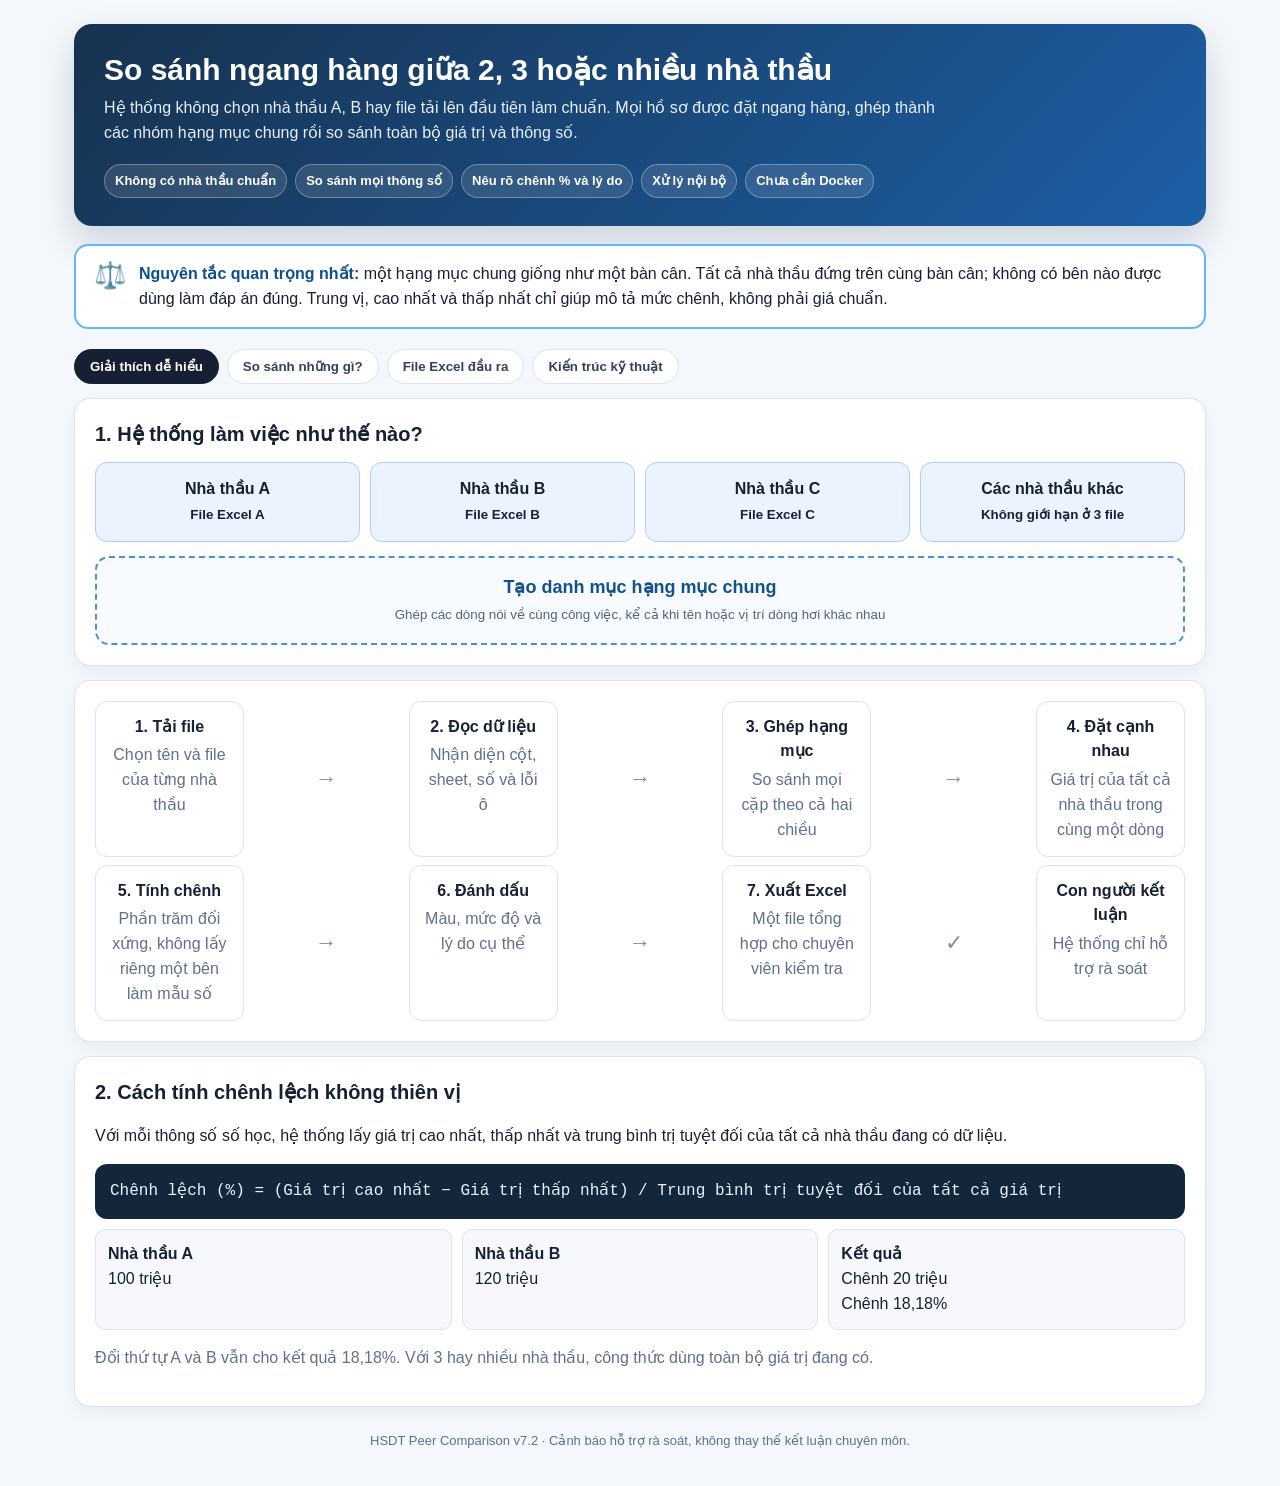
<file: docs/Kien_Truc_Phase1_Standalone.html>
<!doctype html>
<html lang="vi">
<head>
<meta charset="utf-8">
<meta name="viewport" content="width=device-width,initial-scale=1">
<title>Kiến trúc dễ hiểu — So sánh ngang hàng nhiều nhà thầu</title>
<style>
:root{--ink:#172033;--muted:#607089;--line:#dbe3ee;--blue:#1d5fa7;--blue2:#eaf3ff;--green:#147d64;--green2:#e9f8f3;--amber:#a46108;--amber2:#fff6de;--red:#b42318;--red2:#fff0ee;--panel:#fff;--bg:#f4f7fb}
*{box-sizing:border-box} body{margin:0;background:var(--bg);color:var(--ink);font-family:Inter,Segoe UI,Arial,sans-serif;line-height:1.55}
.wrap{max-width:1180px;margin:0 auto;padding:24px}.hero{background:linear-gradient(135deg,#17324f,#1d5fa7);color:#fff;border-radius:18px;padding:28px 30px;box-shadow:0 16px 36px rgba(23,50,79,.18)}
.hero h1{margin:0 0 8px;font-size:30px;line-height:1.2}.hero p{margin:0;max-width:850px;color:#e8f2ff}.chips{display:flex;flex-wrap:wrap;gap:8px;margin-top:18px}.chip{font-size:13px;font-weight:700;border:1px solid rgba(255,255,255,.3);background:rgba(255,255,255,.11);padding:6px 10px;border-radius:999px}
.notice{margin:18px 0;background:#fff;border:2px solid #62b5ff;border-radius:14px;padding:16px 18px;display:flex;gap:13px;align-items:flex-start}.notice b{color:#0d4f8e}.icon{font-size:26px;line-height:1}
.tabs{display:flex;gap:8px;flex-wrap:wrap;margin:20px 0 14px}.tab{border:1px solid var(--line);background:#fff;color:#344258;border-radius:999px;padding:9px 15px;font-weight:750;cursor:pointer}.tab.active{background:var(--ink);color:#fff;border-color:var(--ink)}
.view{display:none}.view.active{display:block}.card{background:var(--panel);border:1px solid var(--line);border-radius:16px;padding:20px;margin-bottom:14px;box-shadow:0 6px 18px rgba(23,32,51,.05)}.card h2{font-size:20px;margin:0 0 12px}.card h3{font-size:16px;margin:0 0 7px}.muted{color:var(--muted)}
.flow{display:grid;grid-template-columns:repeat(7,minmax(100px,1fr));gap:8px;align-items:stretch}.step{background:#fff;border:1px solid var(--line);border-radius:12px;padding:13px;text-align:center}.step strong{display:block;margin-bottom:4px}.arr{display:flex;align-items:center;justify-content:center;font-size:22px;color:#7c8da5}.inputs{display:grid;grid-template-columns:repeat(4,1fr);gap:10px}.bid{border:1px solid #add0f4;background:var(--blue2);border-radius:12px;padding:14px;text-align:center;font-weight:800}.common{margin-top:14px;border:2px dashed #4d90d2;background:#f7fbff;border-radius:14px;padding:16px;text-align:center}.common strong{display:block;color:#14518b;font-size:18px}.common small{color:#53647a}
.grid3{display:grid;grid-template-columns:repeat(3,1fr);gap:12px}.box{border:1px solid var(--line);border-radius:13px;padding:15px;background:#fff}.box.blue{border-color:#9ac8f4;background:var(--blue2)}.box.green{border-color:#91d8c8;background:var(--green2)}.box.amber{border-color:#f0cc7d;background:var(--amber2)}.box.red{border-color:#f0a69f;background:var(--red2)}
.formula{font-family:Consolas,monospace;background:#14263a;color:#eaf4ff;border-radius:12px;padding:15px;overflow:auto}.example{display:grid;grid-template-columns:repeat(3,1fr);gap:10px;margin-top:10px}.example div{padding:12px;border-radius:10px;background:#f6f8fb;border:1px solid var(--line)}
table{width:100%;border-collapse:collapse;background:#fff}th,td{border:1px solid var(--line);padding:10px;text-align:left;vertical-align:top}th{background:#17324f;color:#fff}.sev{font-weight:800;border-radius:7px;padding:3px 8px;display:inline-block}.s1{background:#dbeafe;color:#1d4ed8}.s2{background:#fef3c7;color:#92400e}.s3{background:#ffedd5;color:#c2410c}.s4{background:#fee2e2;color:#b91c1c}
.report{display:grid;grid-template-columns:repeat(3,1fr);gap:10px}.sheet{border:1px solid var(--line);border-left:5px solid #1d5fa7;background:#fff;border-radius:10px;padding:13px}.sheet b{display:block}.sheet span{color:var(--muted);font-size:13px}.security{display:grid;grid-template-columns:repeat(4,1fr);gap:10px}.security .box{text-align:center}.security .big{font-size:27px;display:block;margin-bottom:4px}
.tech{font-family:Consolas,monospace;background:#101b29;color:#dbeafe;padding:17px;border-radius:12px;white-space:pre-wrap}.footer{color:var(--muted);font-size:13px;text-align:center;padding:10px}
@media(max-width:900px){.flow{grid-template-columns:1fr}.arr{transform:rotate(90deg)}.inputs,.grid3,.report,.security,.example{grid-template-columns:1fr 1fr}}@media(max-width:600px){.wrap{padding:12px}.hero{padding:21px}.hero h1{font-size:24px}.inputs,.grid3,.report,.security,.example{grid-template-columns:1fr}}
</style>
</head>
<body>
<div class="wrap">
  <section class="hero">
    <h1>So sánh ngang hàng giữa 2, 3 hoặc nhiều nhà thầu</h1>
    <p>Hệ thống không chọn nhà thầu A, B hay file tải lên đầu tiên làm chuẩn. Mọi hồ sơ được đặt ngang hàng, ghép thành các nhóm hạng mục chung rồi so sánh toàn bộ giá trị và thông số.</p>
    <div class="chips"><span class="chip">Không có nhà thầu chuẩn</span><span class="chip">So sánh mọi thông số</span><span class="chip">Nêu rõ chênh % và lý do</span><span class="chip">Xử lý nội bộ</span><span class="chip">Chưa cần Docker</span></div>
  </section>

  <div class="notice"><div class="icon">⚖️</div><div><b>Nguyên tắc quan trọng nhất:</b> một hạng mục chung giống như một bàn cân. Tất cả nhà thầu đứng trên cùng bàn cân; không có bên nào được dùng làm đáp án đúng. Trung vị, cao nhất và thấp nhất chỉ giúp mô tả mức chênh, không phải giá chuẩn.</div></div>

  <nav class="tabs">
    <button class="tab active" data-view="easy">Giải thích dễ hiểu</button>
    <button class="tab" data-view="compare">So sánh những gì?</button>
    <button class="tab" data-view="report">File Excel đầu ra</button>
    <button class="tab" data-view="tech">Kiến trúc kỹ thuật</button>
  </nav>

  <main>
    <section id="easy" class="view active">
      <div class="card">
        <h2>1. Hệ thống làm việc như thế nào?</h2>
        <div class="inputs"><div class="bid">Nhà thầu A<br><small>File Excel A</small></div><div class="bid">Nhà thầu B<br><small>File Excel B</small></div><div class="bid">Nhà thầu C<br><small>File Excel C</small></div><div class="bid">Các nhà thầu khác<br><small>Không giới hạn ở 3 file</small></div></div>
        <div class="common"><strong>Tạo danh mục hạng mục chung</strong><small>Ghép các dòng nói về cùng công việc, kể cả khi tên hoặc vị trí dòng hơi khác nhau</small></div>
      </div>
      <div class="card">
        <div class="flow">
          <div class="step"><strong>1. Tải file</strong><span class="muted">Chọn tên và file của từng nhà thầu</span></div><div class="arr">→</div>
          <div class="step"><strong>2. Đọc dữ liệu</strong><span class="muted">Nhận diện cột, sheet, số và lỗi ô</span></div><div class="arr">→</div>
          <div class="step"><strong>3. Ghép hạng mục</strong><span class="muted">So sánh mọi cặp theo cả hai chiều</span></div><div class="arr">→</div>
          <div class="step"><strong>4. Đặt cạnh nhau</strong><span class="muted">Giá trị của tất cả nhà thầu trong cùng một dòng</span></div>
        </div>
        <div class="flow" style="margin-top:8px">
          <div class="step"><strong>5. Tính chênh</strong><span class="muted">Phần trăm đối xứng, không lấy riêng một bên làm mẫu số</span></div><div class="arr">→</div>
          <div class="step"><strong>6. Đánh dấu</strong><span class="muted">Màu, mức độ và lý do cụ thể</span></div><div class="arr">→</div>
          <div class="step"><strong>7. Xuất Excel</strong><span class="muted">Một file tổng hợp cho chuyên viên kiểm tra</span></div><div class="arr">✓</div>
          <div class="step"><strong>Con người kết luận</strong><span class="muted">Hệ thống chỉ hỗ trợ rà soát</span></div>
        </div>
      </div>
      <div class="card">
        <h2>2. Cách tính chênh lệch không thiên vị</h2>
        <p>Với mỗi thông số số học, hệ thống lấy giá trị cao nhất, thấp nhất và trung bình trị tuyệt đối của tất cả nhà thầu đang có dữ liệu.</p>
        <div class="formula">Chênh lệch (%) = (Giá trị cao nhất − Giá trị thấp nhất) / Trung bình trị tuyệt đối của tất cả giá trị</div>
        <div class="example"><div><b>Nhà thầu A</b><br>100 triệu</div><div><b>Nhà thầu B</b><br>120 triệu</div><div><b>Kết quả</b><br>Chênh 20 triệu<br>Chênh 18,18%</div></div>
        <p class="muted">Đổi thứ tự A và B vẫn cho kết quả 18,18%. Với 3 hay nhiều nhà thầu, công thức dùng toàn bộ giá trị đang có.</p>
      </div>
    </section>

    <section id="compare" class="view">
      <div class="card">
        <h2>Mỗi nhóm hạng mục được kiểm tra toàn diện</h2>
        <div class="grid3">
          <div class="box blue"><h3>Giá và tiền</h3><p>Đơn giá tổng hợp, thành tiền, vật liệu chính, vật liệu phụ, nhân công/máy, quản lý, lợi nhuận và sai phép tính.</p></div>
          <div class="box green"><h3>Khối lượng và danh mục</h3><p>Khối lượng, hạng mục chỉ có ở một số nhà thầu, dòng trùng, dòng bị thiếu hoặc dòng phát sinh.</p></div>
          <div class="box amber"><h3>Nội dung và kỹ thuật</h3><p>Tên, mã hiệu, đơn vị tính, vật tư/quy cách, thương hiệu, xuất xứ và các cột thông số kỹ thuật khác.</p></div>
        </div>
      </div>
      <div class="card">
        <h2>Cách ghi lý do</h2>
        <table><thead><tr><th>Thông số</th><th>Giá trị các nhà thầu</th><th>Chênh lệch</th><th>Lý do được đánh dấu</th></tr></thead><tbody>
          <tr><td>Đơn giá</td><td>A: 100 triệu<br>B: 120 triệu<br>C: 105 triệu</td><td>20 triệu<br>18,46%</td><td>Giá cao nhất và thấp nhất vượt ngưỡng cảnh báo 10%.</td></tr>
          <tr><td>Thương hiệu</td><td>A: Schneider<br>B: ABB<br>C: Schneider</td><td>2 giá trị khác nhau</td><td>Thông số văn bản không đồng nhất giữa các hồ sơ.</td></tr>
          <tr><td>Hạng mục</td><td>A: Có<br>B: Không có<br>C: Có</td><td>Thiếu ở 1/3 hồ sơ</td><td>Hạng mục không xuất hiện đầy đủ ở mọi nhà thầu.</td></tr>
        </tbody></table>
      </div>
      <div class="card">
        <h2>Mức đánh dấu</h2>
        <table><thead><tr><th>Mức</th><th>Dùng khi</th><th>Ý nghĩa</th></tr></thead><tbody>
          <tr><td><span class="sev s1">THÔNG TIN</span></td><td>Khác biệt nhỏ</td><td>Ghi nhận để theo dõi.</td></tr>
          <tr><td><span class="sev s2">CẦN KIỂM TRA</span></td><td>Thiếu dữ liệu hoặc ghép chưa đủ chắc chắn</td><td>Cần mở hồ sơ gốc xác nhận.</td></tr>
          <tr><td><span class="sev s3">CẢNH BÁO</span></td><td>Chênh vượt ngưỡng thông thường</td><td>Nên được chuyên viên ưu tiên xem.</td></tr>
          <tr><td><span class="sev s4">BẤT THƯỜNG</span></td><td>Chênh rất lớn, sai phép tính hoặc khác danh mục</td><td>Cần kiểm tra kỹ, nhưng chưa phải kết luận sai phạm.</td></tr>
        </tbody></table>
      </div>
    </section>

    <section id="report" class="view">
      <div class="card"><h2>File Excel tổng hợp gồm 9 phần</h2><div class="report">
        <div class="sheet"><b>1. Hướng dẫn đọc</b><span>Giải thích công thức, màu và nguyên tắc không có nhà thầu chuẩn.</span></div>
        <div class="sheet"><b>2. Tổng quan</b><span>Số nhà thầu, nhóm hạng mục, số cảnh báo theo mức độ.</span></div>
        <div class="sheet"><b>3. Tổng hợp hạng mục</b><span>Mỗi hạng mục một dòng, mọi nhà thầu đặt cạnh nhau.</span></div>
        <div class="sheet"><b>4. Chi tiết chênh lệch</b><span>Từng thông số, giá trị từng bên, chênh tuyệt đối, chênh %, lý do.</span></div>
        <div class="sheet"><b>5. Ma trận đơn giá</b><span>So giá ngang hàng, dễ lọc và tìm giá cao/thấp.</span></div>
        <div class="sheet"><b>6. Ma trận khối lượng</b><span>So khối lượng của tất cả nhà thầu trong cùng một hạng mục.</span></div>
        <div class="sheet"><b>7. Khác danh mục</b><span>Hạng mục không xuất hiện đầy đủ ở mọi hồ sơ.</span></div>
        <div class="sheet"><b>8. Chất lượng dữ liệu</b><span>Ô trống, lỗi công thức, số không hợp lệ, mã trùng.</span></div>
        <div class="sheet"><b>9. Nhật ký và bảo mật</b><span>Hash file, ngưỡng, model và cấu hình đã dùng.</span></div>
      </div></div>
      <div class="card"><h2>Dòng tổng hợp được đánh dấu sẽ trả lời 5 câu hỏi</h2><div class="grid3">
        <div class="box"><b>Hạng mục nào?</b><br><span class="muted">Tên, STT, mã và sheet nguồn.</span></div>
        <div class="box"><b>Thông số nào khác?</b><br><span class="muted">Giá, khối lượng, thương hiệu, xuất xứ...</span></div>
        <div class="box"><b>Giá trị từng nhà thầu?</b><br><span class="muted">Được đặt cạnh nhau, không che dữ liệu gốc.</span></div>
        <div class="box"><b>Chênh bao nhiêu?</b><br><span class="muted">Số tuyệt đối và phần trăm đối xứng.</span></div>
        <div class="box"><b>Tại sao bị đánh dấu?</b><br><span class="muted">Lý do bằng câu dễ hiểu.</span></div>
        <div class="box"><b>Cần làm gì?</b><br><span class="muted">Mở hồ sơ nguồn để chuyên viên xác nhận.</span></div>
      </div></div>
    </section>

    <section id="tech" class="view">
      <div class="card"><h2>Kiến trúc chạy trực tiếp, chưa cần Docker Compose</h2><div class="tech">Trình duyệt nội bộ
        ↓
FastAPI (nhận file, báo tiến độ, cho tải kết quả)
        ↓
Excel Reader (đọc file lớn và nhiều sheet)
        ↓
Peer Matcher (ghép mọi cặp A↔B, A↔C, B↔C...)
        ↓
Peer Comparison Engine (so sánh toàn bộ thông số)
        ↓
Peer Report Builder (xuất Excel tổng hợp)
        ↓
Thư mục tác vụ tạm trên máy/server công ty</div></div>
      <div class="card"><h2>Ghép hạng mục chính xác nhưng vẫn bảo mật</h2><div class="grid3">
        <div class="box blue"><h3>Tầng nhanh</h3><p>Cấu trúc, STT, mã hiệu, tên chuẩn hóa, TF-IDF và RapidFuzz.</p></div>
        <div class="box green"><h3>Tầng AI cục bộ</h3><p>Embedding và reranker chỉ chạy cho các trường hợp khó; model nằm trong hạ tầng công ty.</p></div>
        <div class="box amber"><h3>Kiểm soát</h3><p>Ghép hai chiều, một-một; một nhóm không được chứa hai dòng của cùng một nhà thầu.</p></div>
      </div></div>
      <div class="card"><h2>Bảo mật dữ liệu</h2><div class="security">
        <div class="box"><span class="big">🏢</span><b>Xử lý nội bộ</b><br><span class="muted">File không cần gửi lên dịch vụ công cộng.</span></div>
        <div class="box"><span class="big">🔌</span><b>Có thể chặn Internet</b><br><span class="muted">Strict privacy và offline model.</span></div>
        <div class="box"><span class="big">🔐</span><b>Kiểm tra nguồn</b><br><span class="muted">SHA-256 được ghi vào nhật ký.</span></div>
        <div class="box"><span class="big">🧹</span><b>Dọn file tạm</b><br><span class="muted">Cấu hình thời hạn lưu tác vụ.</span></div>
      </div></div>
    </section>
  </main>
  <div class="footer">HSDT Peer Comparison v7.2 · Cảnh báo hỗ trợ rà soát, không thay thế kết luận chuyên môn.</div>
</div>
<script>
document.querySelectorAll('.tab').forEach(btn=>btn.addEventListener('click',()=>{
 document.querySelectorAll('.tab').forEach(x=>x.classList.remove('active'));
 document.querySelectorAll('.view').forEach(x=>x.classList.remove('active'));
 btn.classList.add('active'); document.getElementById(btn.dataset.view).classList.add('active');
}));
</script>
</body>
</html>
</file>
